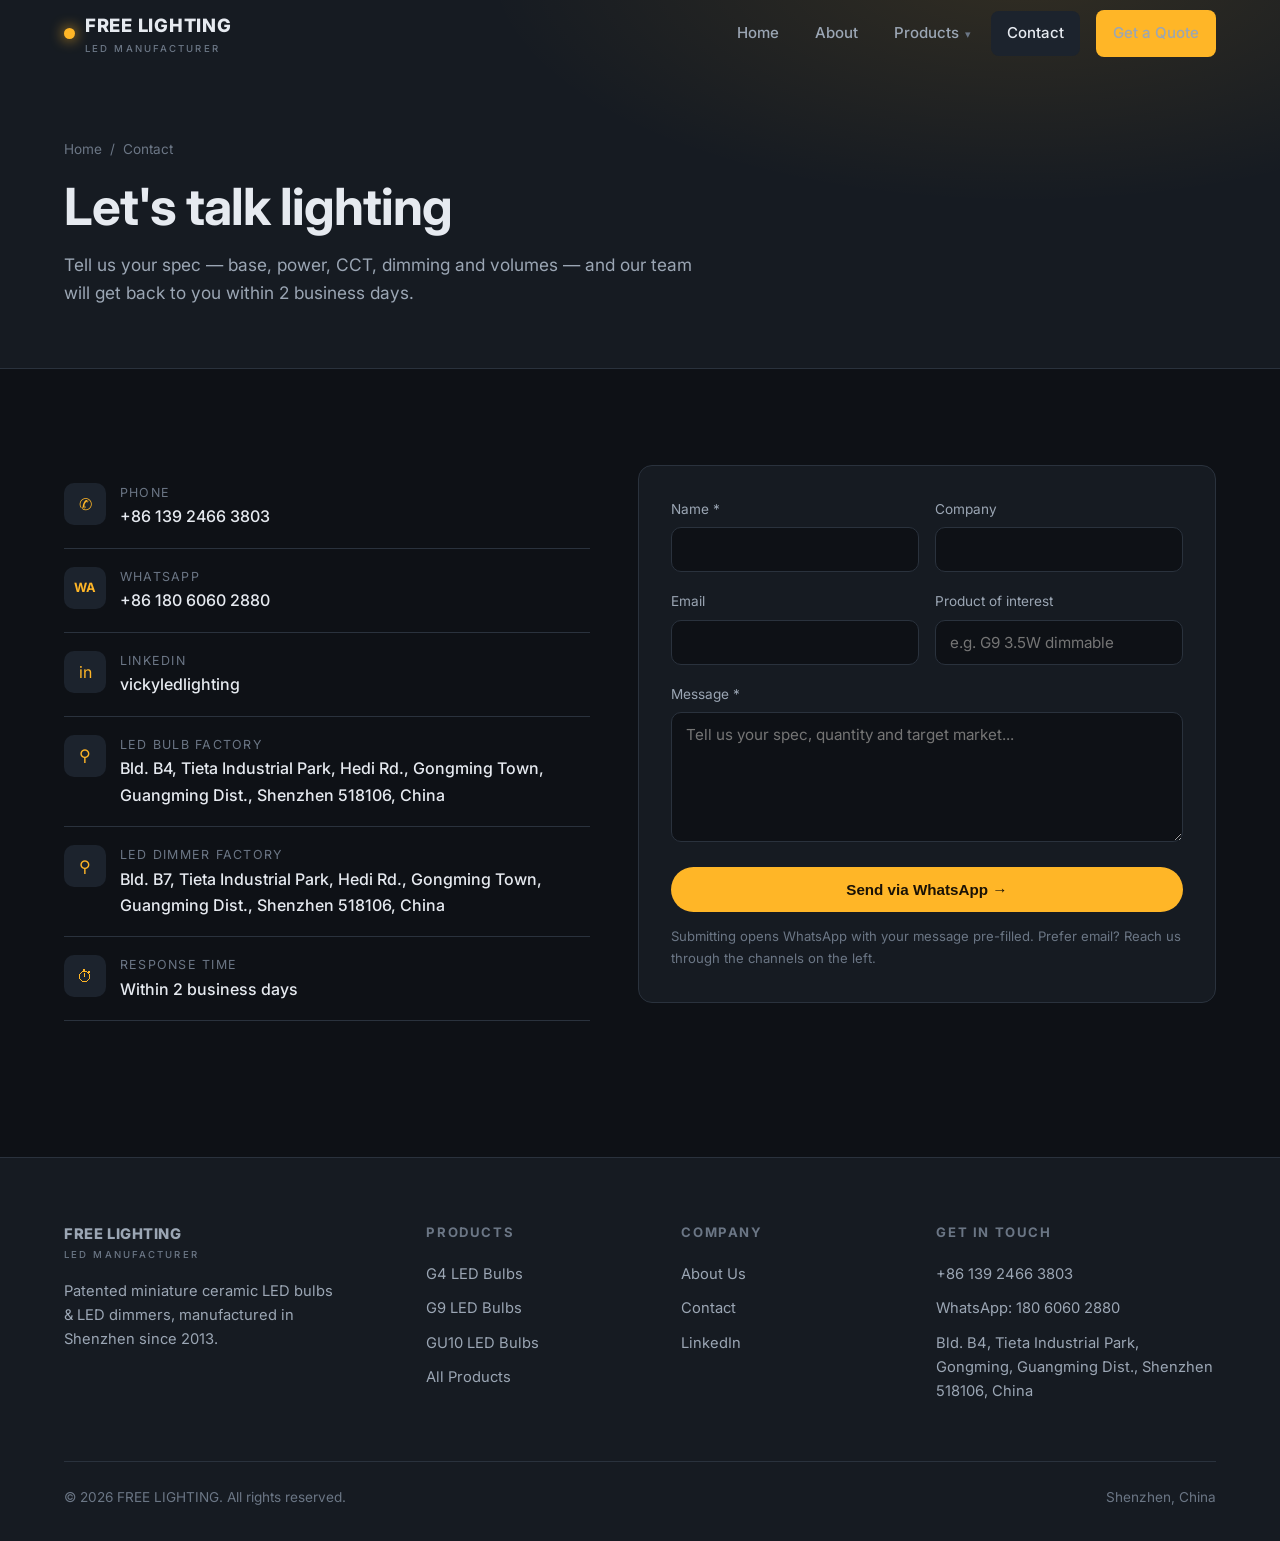
<file: contact.html>
<!DOCTYPE html>
<html lang="en">
<head>
  <meta charset="UTF-8" />
  <meta name="viewport" content="width=device-width, initial-scale=1.0" />
  <title>Contact — FREE LIGHTING | LED Bulb & Dimmer Manufacturer</title>
  <meta name="description" content="Contact FREE LIGHTING — Shenzhen LED bulb & dimmer manufacturer. Phone +86 139 2466 3803, WhatsApp 180 6060 2880. We reply within 2 business days." />
  <link rel="preconnect" href="https://fonts.googleapis.com" />
  <link rel="preconnect" href="https://fonts.gstatic.com" crossorigin />
  <link href="https://fonts.googleapis.com/css2?family=Inter:wght@400;500;600;700;800&display=swap" rel="stylesheet" />
  <link rel="stylesheet" href="assets/css/style.css" />
</head>
<body>

  <header class="site-nav">
    <div class="container">
      <a class="brand" href="index.html"><span class="dot"></span><span>FREE LIGHTING<small>LED MANUFACTURER</small></span></a>
      <button class="nav-toggle" aria-label="Menu" aria-expanded="false"><span></span><span></span><span></span></button>
      <ul class="nav-links">
        <li><a href="index.html">Home</a></li>
        <li><a href="about.html">About</a></li>
        <li class="has-drop">
          <a href="products.html">Products</a>
          <ul class="dropdown">
            <li><a href="products/g4.html">G4 LED Bulbs</a></li>
            <li><a href="products/g9.html">G9 LED Bulbs</a></li>
            <li><a href="products/gu10.html">GU10 LED Bulbs</a></li>
          </ul>
        </li>
        <li><a class="active" href="contact.html">Contact</a></li>
        <li class="nav-cta"><a class="btn btn--primary" href="contact.html">Get a Quote</a></li>
      </ul>
    </div>
  </header>

  <section class="page-head">
    <div class="container">
      <div class="breadcrumb"><a href="index.html">Home</a><span>/</span>Contact</div>
      <h1>Let's talk lighting</h1>
      <p>Tell us your spec — base, power, CCT, dimming and volumes — and our team will get back to you within 2 business days.</p>
    </div>
  </section>

  <section class="section">
    <div class="container">
      <div class="contact-grid">

        <!-- Info -->
        <div class="contact-info reveal">
          <div class="info-item">
            <div class="ico">✆</div>
            <div><div class="lbl">Phone</div><a class="val" href="tel:+8613924663803">+86 139 2466 3803</a></div>
          </div>
          <div class="info-item">
            <div class="ico" style="font-size:.8rem;font-weight:700;">WA</div>
            <div><div class="lbl">WhatsApp</div><a class="val" href="https://wa.me/8618060602880" target="_blank" rel="noopener">+86 180 6060 2880</a></div>
          </div>
          <div class="info-item">
            <div class="ico">in</div>
            <div><div class="lbl">LinkedIn</div><a class="val" href="https://www.linkedin.com/in/vickyledlighting/?locale=en_US" target="_blank" rel="noopener">vickyledlighting</a></div>
          </div>
          <div class="info-item">
            <div class="ico">⚲</div>
            <div><div class="lbl">LED Bulb Factory</div><div class="val">Bld. B4, Tieta Industrial Park, Hedi Rd., Gongming Town, Guangming Dist., Shenzhen 518106, China</div></div>
          </div>
          <div class="info-item">
            <div class="ico">⚲</div>
            <div><div class="lbl">LED Dimmer Factory</div><div class="val">Bld. B7, Tieta Industrial Park, Hedi Rd., Gongming Town, Guangming Dist., Shenzhen 518106, China</div></div>
          </div>
          <div class="info-item">
            <div class="ico">⏱</div>
            <div><div class="lbl">Response time</div><div class="val">Within 2 business days</div></div>
          </div>
        </div>

        <!-- Form -->
        <div class="reveal">
          <form class="form" id="quoteForm">
            <div class="row">
              <div class="field"><label for="name">Name *</label><input id="name" name="name" required /></div>
              <div class="field"><label for="company">Company</label><input id="company" name="company" /></div>
            </div>
            <div class="row">
              <div class="field"><label for="email">Email</label><input id="email" name="email" type="email" /></div>
              <div class="field"><label for="product">Product of interest</label><input id="product" name="product" placeholder="e.g. G9 3.5W dimmable" /></div>
            </div>
            <div class="field"><label for="message">Message *</label><textarea id="message" name="message" required placeholder="Tell us your spec, quantity and target market..."></textarea></div>
            <button class="btn btn--primary" type="submit" style="width:100%;justify-content:center;">Send via WhatsApp →</button>
            <p class="form-note">Submitting opens WhatsApp with your message pre-filled. Prefer email? Reach us through the channels on the left.</p>
          </form>
        </div>

      </div>
    </div>
  </section>

  <footer class="site-footer">
    <div class="container">
      <div class="footer-grid">
        <div class="footer-brand">
          <a class="brand" href="index.html"><span class="dot"></span><span>FREE LIGHTING<small>LED MANUFACTURER</small></span></a>
          <p>Patented miniature ceramic LED bulbs &amp; LED dimmers, manufactured in Shenzhen since 2013.</p>
        </div>
        <div>
          <h4>Products</h4>
          <a href="products/g4.html">G4 LED Bulbs</a>
          <a href="products/g9.html">G9 LED Bulbs</a>
          <a href="products/gu10.html">GU10 LED Bulbs</a>
          <a href="products.html">All Products</a>
        </div>
        <div>
          <h4>Company</h4>
          <a href="about.html">About Us</a>
          <a href="contact.html">Contact</a>
          <a href="https://www.linkedin.com/in/vickyledlighting/?locale=en_US" target="_blank" rel="noopener">LinkedIn</a>
        </div>
        <div>
          <h4>Get in touch</h4>
          <a href="tel:+8613924663803">+86 139 2466 3803</a>
          <a href="https://wa.me/8618060602880" target="_blank" rel="noopener">WhatsApp: 180 6060 2880</a>
          <p>Bld. B4, Tieta Industrial Park, Gongming, Guangming Dist., Shenzhen 518106, China</p>
        </div>
      </div>
      <div class="footer-bottom">
        <span>© <span id="year">2026</span> FREE LIGHTING. All rights reserved.</span>
        <span>Shenzhen, China</span>
      </div>
    </div>
  </footer>

  <script src="assets/js/main.js"></script>
  <script>
    document.getElementById("quoteForm").addEventListener("submit", function (e) {
      e.preventDefault();
      var f = e.target;
      var lines = [
        "New inquiry from website",
        "Name: " + f.name.value,
        f.company.value ? "Company: " + f.company.value : "",
        f.email.value ? "Email: " + f.email.value : "",
        f.product.value ? "Product: " + f.product.value : "",
        "Message: " + f.message.value
      ].filter(Boolean);
      var url = "https://wa.me/8618060602880?text=" + encodeURIComponent(lines.join("\n"));
      window.open(url, "_blank", "noopener");
    });
  </script>
</body>
</html>
</file>
<file: assets/css/style.css>
/* ==========================================================================
   FREE LIGHTING — Global Stylesheet
   Modern industrial dark theme. Edit tokens in :root first.
   ========================================================================== */

:root {
  /* Color */
  --bg:        #0E1116;
  --bg-2:      #161B22;
  --bg-3:      #1C232D;
  --line:      #2A323D;
  --text:      #E6EAF0;
  --text-dim:  #9BA6B4;
  --text-mut:  #6B7685;
  --accent:    #FFB627;   /* LED warm amber */
  --accent-2:  #FFC95B;
  --accent-dk: #C98A12;

  /* Type */
  --font: "Inter", -apple-system, BlinkMacSystemFont, "Segoe UI", Roboto, Helvetica, Arial, sans-serif;

  /* Layout */
  --max:  1200px;
  --gap:  24px;
  --radius: 14px;
  --nav-h: 68px;

  --shadow: 0 10px 40px rgba(0,0,0,.45);
  --shadow-sm: 0 4px 18px rgba(0,0,0,.35);
  --ease: cubic-bezier(.4,0,.2,1);
}

/* Reset ------------------------------------------------------------------- */
*, *::before, *::after { box-sizing: border-box; margin: 0; padding: 0; }
html { scroll-behavior: smooth; -webkit-text-size-adjust: 100%; }
body {
  font-family: var(--font);
  background: var(--bg);
  color: var(--text);
  line-height: 1.65;
  font-size: 16px;
  overflow-x: hidden;
}
img { max-width: 100%; display: block; }
a { color: inherit; text-decoration: none; }
ul { list-style: none; }

/* Utilities --------------------------------------------------------------- */
.container { width: 100%; max-width: var(--max); margin-inline: auto; padding-inline: 24px; }
.section { padding: 96px 0; }
.section--tight { padding: 64px 0; }
.center { text-align: center; }
.accent { color: var(--accent); }
.eyebrow {
  display: inline-block;
  font-size: .8rem;
  font-weight: 600;
  letter-spacing: .18em;
  text-transform: uppercase;
  color: var(--accent);
  margin-bottom: 14px;
}
.section-title {
  font-size: clamp(1.8rem, 3.5vw, 2.6rem);
  font-weight: 700;
  letter-spacing: -.02em;
  line-height: 1.15;
}
.section-sub {
  color: var(--text-dim);
  max-width: 620px;
  margin-top: 16px;
  font-size: 1.05rem;
}
.section-head { margin-bottom: 56px; }
.section-head.center .section-sub { margin-inline: auto; }

/* Buttons ----------------------------------------------------------------- */
.btn {
  display: inline-flex;
  align-items: center;
  gap: 8px;
  font-weight: 600;
  font-size: .95rem;
  padding: 13px 26px;
  border-radius: 999px;
  border: 1px solid transparent;
  cursor: pointer;
  transition: transform .2s var(--ease), background .2s var(--ease), border-color .2s var(--ease);
  white-space: nowrap;
}
.btn:hover { transform: translateY(-2px); }
.btn--primary { background: var(--accent); color: #1A1206; }
.btn--primary:hover { background: var(--accent-2); }
.btn--ghost { border-color: var(--line); color: var(--text); }
.btn--ghost:hover { border-color: var(--accent); color: var(--accent); }

/* Navbar ------------------------------------------------------------------ */
.site-nav {
  position: fixed;
  inset: 0 0 auto 0;
  height: var(--nav-h);
  z-index: 100;
  display: flex;
  align-items: center;
  transition: background .3s var(--ease), border-color .3s var(--ease), backdrop-filter .3s var(--ease);
  border-bottom: 1px solid transparent;
}
.site-nav.scrolled {
  background: rgba(14,17,22,.85);
  backdrop-filter: blur(14px);
  border-bottom-color: var(--line);
}
.site-nav .container { display: flex; align-items: center; justify-content: space-between; }
.brand { display: flex; align-items: center; gap: 10px; font-weight: 800; letter-spacing: .04em; font-size: 1.15rem; }
.brand .dot { width: 11px; height: 11px; border-radius: 50%; background: var(--accent); box-shadow: 0 0 14px var(--accent); }
.brand small { display: block; font-size: .6rem; font-weight: 500; letter-spacing: .22em; color: var(--text-mut); }

.nav-links { display: flex; align-items: center; gap: 4px; }
.nav-links > li { position: relative; }
.nav-links a {
  display: block;
  padding: 10px 16px;
  font-size: .94rem;
  font-weight: 500;
  color: var(--text-dim);
  border-radius: 8px;
  transition: color .2s, background .2s;
}
.nav-links a:hover, .nav-links a.active { color: var(--text); background: var(--bg-3); }

/* dropdown */
.has-drop > a::after { content: "▾"; margin-left: 6px; font-size: .7em; color: var(--text-mut); }
.dropdown {
  position: absolute;
  top: calc(100% + 8px);
  left: 0;
  min-width: 190px;
  background: var(--bg-2);
  border: 1px solid var(--line);
  border-radius: 12px;
  padding: 8px;
  box-shadow: var(--shadow);
  opacity: 0;
  visibility: hidden;
  transform: translateY(8px);
  transition: opacity .2s var(--ease), transform .2s var(--ease), visibility .2s;
}
.has-drop:hover .dropdown { opacity: 1; visibility: visible; transform: translateY(0); }
.dropdown a { padding: 9px 14px; color: var(--text-dim); }
.dropdown a:hover { color: var(--accent); background: var(--bg-3); }

.nav-cta { margin-left: 12px; }
.nav-toggle { display: none; background: none; border: 0; cursor: pointer; padding: 8px; }
.nav-toggle span { display: block; width: 24px; height: 2px; background: var(--text); margin: 5px 0; transition: transform .3s var(--ease), opacity .3s var(--ease); }
.nav-toggle.open span:nth-child(1) { transform: translateY(7px) rotate(45deg); }
.nav-toggle.open span:nth-child(2) { opacity: 0; }
.nav-toggle.open span:nth-child(3) { transform: translateY(-7px) rotate(-45deg); }

/* Hero -------------------------------------------------------------------- */
.hero {
  position: relative;
  min-height: 92vh;
  display: flex;
  align-items: center;
  padding-top: var(--nav-h);
  overflow: hidden;
}
.hero__bg {
  position: absolute; inset: 0;
  background-size: cover;
  background-position: center;
  filter: saturate(1.05);
}
.hero__bg::after {
  content: "";
  position: absolute; inset: 0;
  background: linear-gradient(105deg, rgba(14,17,22,.96) 0%, rgba(14,17,22,.8) 45%, rgba(14,17,22,.45) 100%);
}
.hero__inner { position: relative; z-index: 2; max-width: 680px; }
.hero h1 {
  font-size: clamp(2.4rem, 6vw, 4.2rem);
  line-height: 1.05;
  letter-spacing: -.03em;
  font-weight: 800;
}
.hero h1 .accent { display: inline-block; }
.hero p { margin-top: 22px; font-size: clamp(1.05rem, 2vw, 1.25rem); color: var(--text-dim); max-width: 560px; }
.hero__actions { margin-top: 36px; display: flex; gap: 14px; flex-wrap: wrap; }
.hero__badges { margin-top: 44px; display: flex; gap: 28px; flex-wrap: wrap; }
.hero__badges div { font-size: .85rem; color: var(--text-mut); }
.hero__badges b { display: block; font-size: 1.7rem; color: var(--text); font-weight: 700; letter-spacing: -.02em; }

/* Stats bar --------------------------------------------------------------- */
.stats {
  display: grid;
  grid-template-columns: repeat(4, 1fr);
  gap: 1px;
  background: var(--line);
  border: 1px solid var(--line);
  border-radius: var(--radius);
  overflow: hidden;
}
.stats div { background: var(--bg-2); padding: 32px 24px; text-align: center; }
.stats b { display: block; font-size: 2.2rem; font-weight: 800; color: var(--accent); letter-spacing: -.02em; }
.stats span { font-size: .9rem; color: var(--text-dim); }

/* Cards / grid ------------------------------------------------------------ */
.grid { display: grid; gap: var(--gap); }
.grid-3 { grid-template-columns: repeat(3, 1fr); }
.grid-2 { grid-template-columns: repeat(2, 1fr); }

.card {
  background: var(--bg-2);
  border: 1px solid var(--line);
  border-radius: var(--radius);
  padding: 32px;
  transition: transform .25s var(--ease), border-color .25s var(--ease);
}
.card:hover { transform: translateY(-4px); border-color: var(--accent-dk); }
.card .ico { width: 46px; height: 46px; border-radius: 11px; background: var(--bg-3); display: grid; place-items: center; color: var(--accent); margin-bottom: 18px; font-size: 1.3rem; }
.card h3 { font-size: 1.2rem; margin-bottom: 10px; }
.card p { color: var(--text-dim); font-size: .96rem; }

/* Product cards ----------------------------------------------------------- */
.product-card {
  background: var(--bg-2);
  border: 1px solid var(--line);
  border-radius: var(--radius);
  overflow: hidden;
  display: flex;
  flex-direction: column;
  transition: transform .25s var(--ease), border-color .25s var(--ease);
}
.product-card:hover { transform: translateY(-6px); border-color: var(--accent); }
.product-card__img { aspect-ratio: 1/1; background: #fff; display: grid; place-items: center; overflow: hidden; }
.product-card__img img { width: 100%; height: 100%; object-fit: contain; padding: 14px; mix-blend-mode: multiply; }
.product-card__body { padding: 26px; flex: 1; display: flex; flex-direction: column; }
.product-card__body h3 { font-size: 1.35rem; }
.product-card__tag { font-size: .78rem; letter-spacing: .14em; text-transform: uppercase; color: var(--accent); font-weight: 600; }
.product-card__body p { color: var(--text-dim); font-size: .94rem; margin: 10px 0 18px; flex: 1; }
.product-card__meta { display: flex; gap: 16px; flex-wrap: wrap; font-size: .82rem; color: var(--text-mut); margin-bottom: 20px; }
.product-card__meta b { color: var(--text); font-weight: 600; }
.product-card .link-arrow { margin-top: auto; }
.link-arrow { color: var(--accent); font-weight: 600; font-size: .92rem; display: inline-flex; gap: 6px; transition: gap .2s var(--ease); }
.link-arrow:hover { gap: 11px; }

/* Cert strip -------------------------------------------------------------- */
.certs { display: flex; flex-wrap: wrap; justify-content: center; gap: 14px; }
.certs span {
  border: 1px solid var(--line);
  border-radius: 999px;
  padding: 9px 22px;
  font-weight: 600;
  font-size: .9rem;
  color: var(--text-dim);
  letter-spacing: .04em;
}

/* Page header (sub pages) ------------------------------------------------- */
.page-head {
  padding: calc(var(--nav-h) + 70px) 0 60px;
  background:
    radial-gradient(900px 400px at 80% -10%, rgba(255,182,39,.12), transparent 60%),
    var(--bg-2);
  border-bottom: 1px solid var(--line);
}
.page-head h1 { font-size: clamp(2rem, 4.5vw, 3.2rem); letter-spacing: -.02em; line-height: 1.1; }
.page-head p { color: var(--text-dim); max-width: 640px; margin-top: 16px; font-size: 1.08rem; }
.breadcrumb { font-size: .85rem; color: var(--text-mut); margin-bottom: 18px; }
.breadcrumb a:hover { color: var(--accent); }
.breadcrumb span { margin: 0 8px; }

/* Product page spec line + table ----------------------------------------- */
.spec-banner { display: flex; flex-wrap: wrap; gap: 12px; margin: 28px 0 0; }
.spec-banner div {
  background: var(--bg-3);
  border: 1px solid var(--line);
  border-radius: 10px;
  padding: 10px 18px;
  font-size: .88rem;
  color: var(--text-dim);
}
.spec-banner b { color: var(--text); }

.table-wrap { overflow-x: auto; border: 1px solid var(--line); border-radius: var(--radius); }
.spec-table { width: 100%; border-collapse: collapse; min-width: 640px; }
.spec-table caption {
  text-align: left;
  font-weight: 700;
  font-size: 1.1rem;
  padding: 20px 22px 4px;
  color: var(--accent);
}
.spec-table th, .spec-table td { padding: 13px 18px; text-align: left; font-size: .92rem; }
.spec-table thead th {
  background: var(--bg-3);
  color: var(--text-dim);
  font-weight: 600;
  font-size: .8rem;
  text-transform: uppercase;
  letter-spacing: .06em;
  border-bottom: 1px solid var(--line);
}
.spec-table tbody tr { border-top: 1px solid var(--line); transition: background .15s; }
.spec-table tbody tr:hover { background: var(--bg-2); }
.spec-table td:first-child { font-weight: 600; color: var(--text); font-variant-numeric: tabular-nums; }
.tag-dim { display: inline-block; font-size: .72rem; padding: 2px 9px; border-radius: 999px; background: rgba(255,182,39,.14); color: var(--accent); font-weight: 600; }
.tag-no { color: var(--text-mut); font-size: .85rem; }

.product-gallery { display: grid; grid-template-columns: repeat(auto-fill, minmax(150px,1fr)); gap: 16px; }
.product-gallery figure { background: #fff; border-radius: 12px; overflow: hidden; border: 1px solid var(--line); }
.product-gallery img { aspect-ratio: 1/1; object-fit: contain; padding: 12px; mix-blend-mode: multiply; width: 100%; }
.product-gallery figcaption { font-size: .76rem; color: var(--text-mut); padding: 8px 10px 12px; text-align: center; background: var(--bg-2); }

/* About: timeline & feature ---------------------------------------------- */
.split { display: grid; grid-template-columns: 1.1fr .9fr; gap: 56px; align-items: center; }
.split img { border-radius: var(--radius); border: 1px solid var(--line); box-shadow: var(--shadow-sm); }
.split h2 { font-size: clamp(1.6rem,3vw,2.3rem); letter-spacing: -.02em; margin-bottom: 18px; }
.split p { color: var(--text-dim); margin-bottom: 16px; }

.feature-list { display: grid; gap: 16px; }
.feature-list li { display: flex; gap: 14px; align-items: flex-start; }
.feature-list .chk { flex: none; width: 24px; height: 24px; border-radius: 50%; background: rgba(255,182,39,.15); color: var(--accent); display: grid; place-items: center; font-size: .8rem; font-weight: 700; margin-top: 2px; }
.feature-list b { display: block; }
.feature-list span { color: var(--text-dim); font-size: .94rem; }

.timeline { position: relative; padding-left: 28px; }
.timeline::before { content: ""; position: absolute; left: 6px; top: 4px; bottom: 4px; width: 2px; background: var(--line); }
.timeline li { position: relative; padding-bottom: 30px; }
.timeline li::before { content: ""; position: absolute; left: -27px; top: 5px; width: 12px; height: 12px; border-radius: 50%; background: var(--accent); box-shadow: 0 0 0 4px var(--bg); }
.timeline .yr { font-weight: 800; color: var(--accent); font-size: 1.05rem; }
.timeline p { color: var(--text-dim); font-size: .96rem; margin-top: 2px; }

/* Contact ----------------------------------------------------------------- */
.contact-grid { display: grid; grid-template-columns: 1fr 1.1fr; gap: 48px; }
.contact-info .info-item { display: flex; gap: 14px; padding: 18px 0; border-bottom: 1px solid var(--line); }
.contact-info .info-item .ico { flex: none; width: 42px; height: 42px; border-radius: 10px; background: var(--bg-3); color: var(--accent); display: grid; place-items: center; }
.contact-info .lbl { font-size: .78rem; text-transform: uppercase; letter-spacing: .1em; color: var(--text-mut); }
.contact-info .val { color: var(--text); font-weight: 500; }
.contact-info .val:hover { color: var(--accent); }

.form { background: var(--bg-2); border: 1px solid var(--line); border-radius: var(--radius); padding: 32px; }
.form .row { display: grid; grid-template-columns: 1fr 1fr; gap: 16px; }
.field { margin-bottom: 18px; }
.field label { display: block; font-size: .85rem; color: var(--text-dim); margin-bottom: 7px; }
.field input, .field textarea {
  width: 100%;
  background: var(--bg);
  border: 1px solid var(--line);
  border-radius: 10px;
  padding: 12px 14px;
  color: var(--text);
  font-family: inherit;
  font-size: .95rem;
  transition: border-color .2s;
}
.field input:focus, .field textarea:focus { outline: none; border-color: var(--accent); }
.field textarea { resize: vertical; min-height: 130px; }
.form-note { font-size: .82rem; color: var(--text-mut); margin-top: 14px; }

/* CTA band ---------------------------------------------------------------- */
.cta-band {
  position: relative;
  border-radius: var(--radius);
  overflow: hidden;
  padding: 64px 48px;
  text-align: center;
  background:
    radial-gradient(700px 300px at 50% 120%, rgba(255,182,39,.2), transparent 60%),
    var(--bg-2);
  border: 1px solid var(--line);
}
.cta-band h2 { font-size: clamp(1.7rem,3.5vw,2.6rem); letter-spacing: -.02em; }
.cta-band p { color: var(--text-dim); margin: 14px auto 30px; max-width: 520px; }

/* Footer ------------------------------------------------------------------ */
.site-footer { background: var(--bg-2); border-top: 1px solid var(--line); padding: 64px 0 32px; margin-top: 40px; }
.footer-grid { display: grid; grid-template-columns: 1.5fr 1fr 1fr 1.3fr; gap: 40px; }
.footer-grid h4 { font-size: .82rem; text-transform: uppercase; letter-spacing: .12em; color: var(--text-mut); margin-bottom: 18px; }
.footer-grid a, .footer-grid p { color: var(--text-dim); font-size: .92rem; display: block; margin-bottom: 10px; }
.footer-grid a:hover { color: var(--accent); }
.footer-brand .brand { margin-bottom: 16px; }
.footer-brand p { max-width: 280px; }
.footer-bottom { border-top: 1px solid var(--line); margin-top: 48px; padding-top: 24px; display: flex; justify-content: space-between; flex-wrap: wrap; gap: 12px; font-size: .85rem; color: var(--text-mut); }

/* Reveal animation -------------------------------------------------------- */
.reveal { opacity: 0; transform: translateY(24px); transition: opacity .6s var(--ease), transform .6s var(--ease); }
.reveal.in { opacity: 1; transform: none; }

/* Responsive -------------------------------------------------------------- */
@media (max-width: 980px) {
  .grid-3 { grid-template-columns: repeat(2, 1fr); }
  .split, .contact-grid { grid-template-columns: 1fr; gap: 36px; }
  .footer-grid { grid-template-columns: 1fr 1fr; }
  .stats { grid-template-columns: repeat(2, 1fr); }
}
@media (max-width: 760px) {
  .section { padding: 68px 0; }
  .nav-toggle { display: block; }
  .nav-links {
    position: fixed;
    inset: var(--nav-h) 0 auto 0;
    flex-direction: column;
    align-items: stretch;
    gap: 0;
    background: var(--bg-2);
    border-bottom: 1px solid var(--line);
    padding: 12px;
    transform: translateY(-120%);
    transition: transform .35s var(--ease);
    max-height: calc(100vh - var(--nav-h));
    overflow-y: auto;
  }
  .nav-links.open { transform: translateY(0); }
  .nav-cta { margin: 8px 0 0; }
  .nav-links a { padding: 14px 16px; }
  .dropdown {
    position: static; opacity: 1; visibility: visible; transform: none;
    box-shadow: none; border: 0; background: var(--bg-3); margin: 4px 0 8px; padding: 4px;
  }
  .has-drop > a::after { float: right; }
}
@media (max-width: 540px) {
  .grid-3, .grid-2, .footer-grid, .form .row { grid-template-columns: 1fr; }
  .hero__badges { gap: 22px; }
  .cta-band { padding: 44px 24px; }
}
</file>
